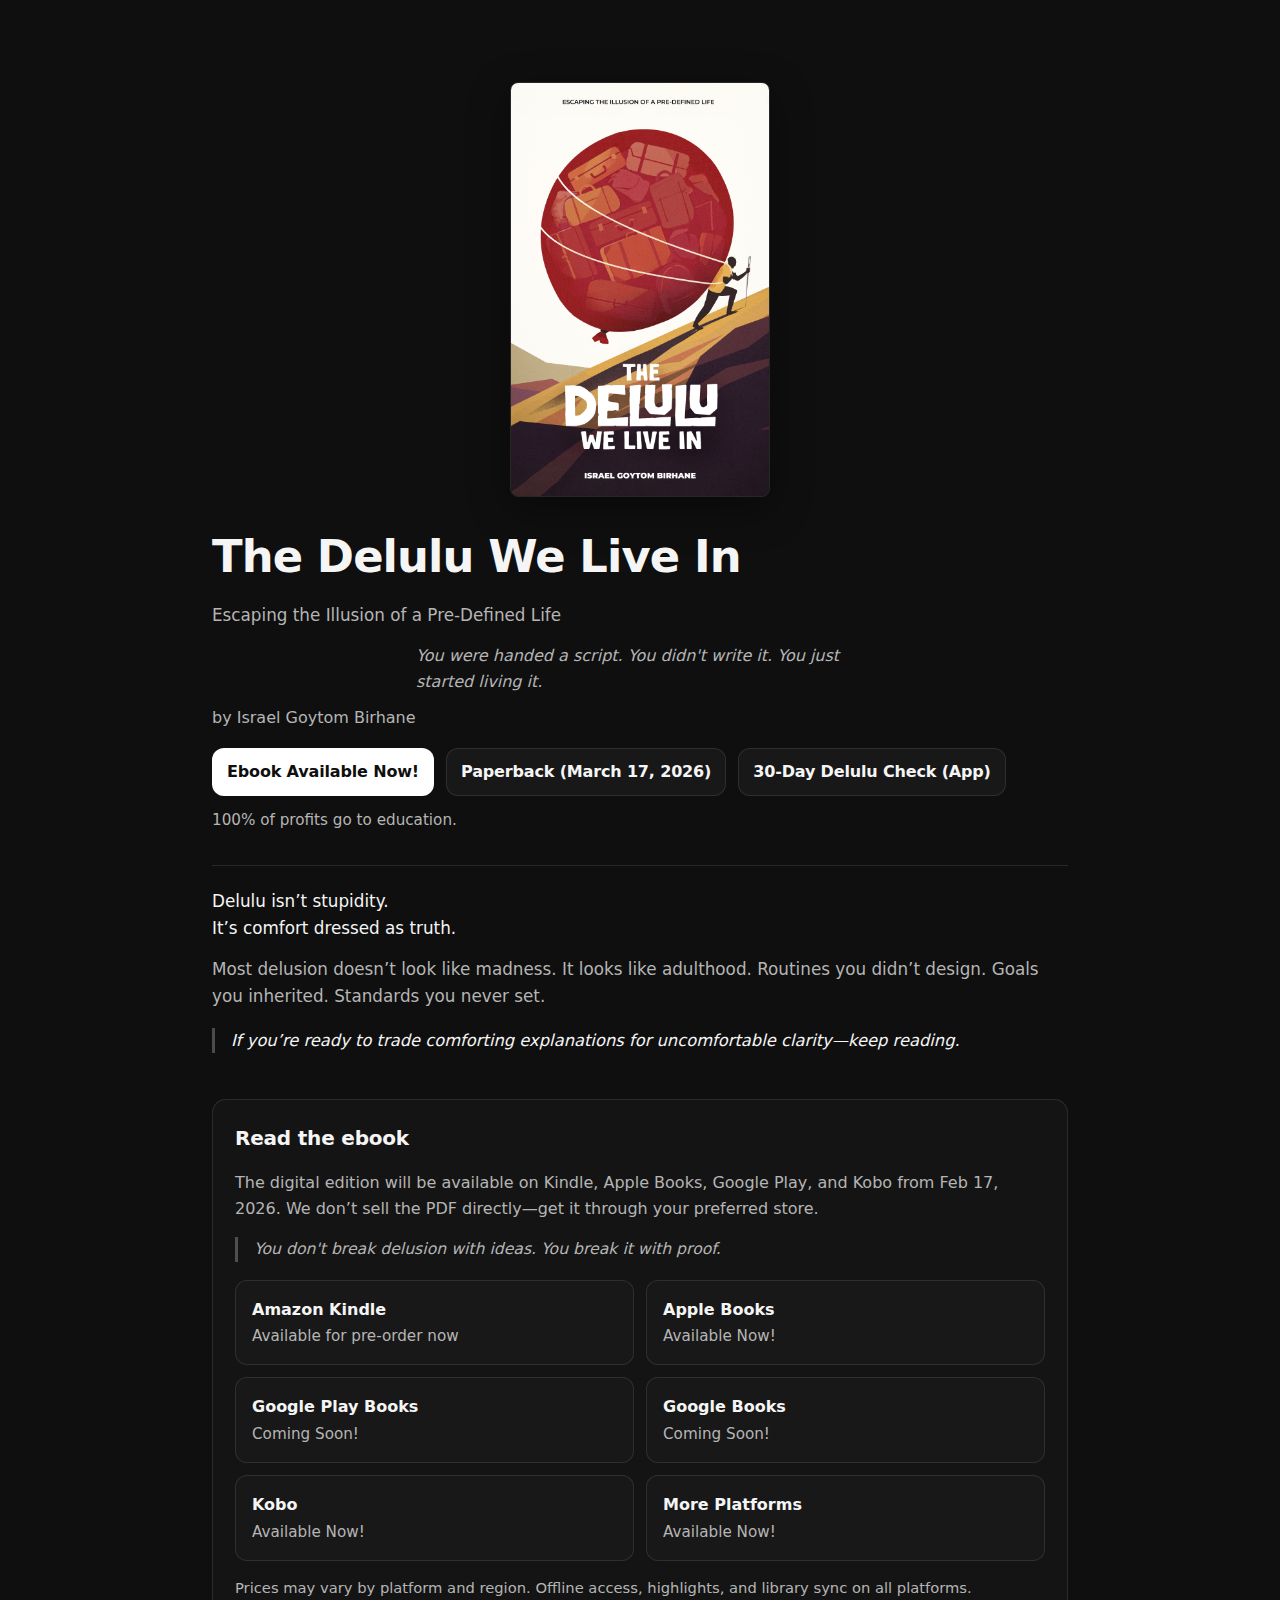
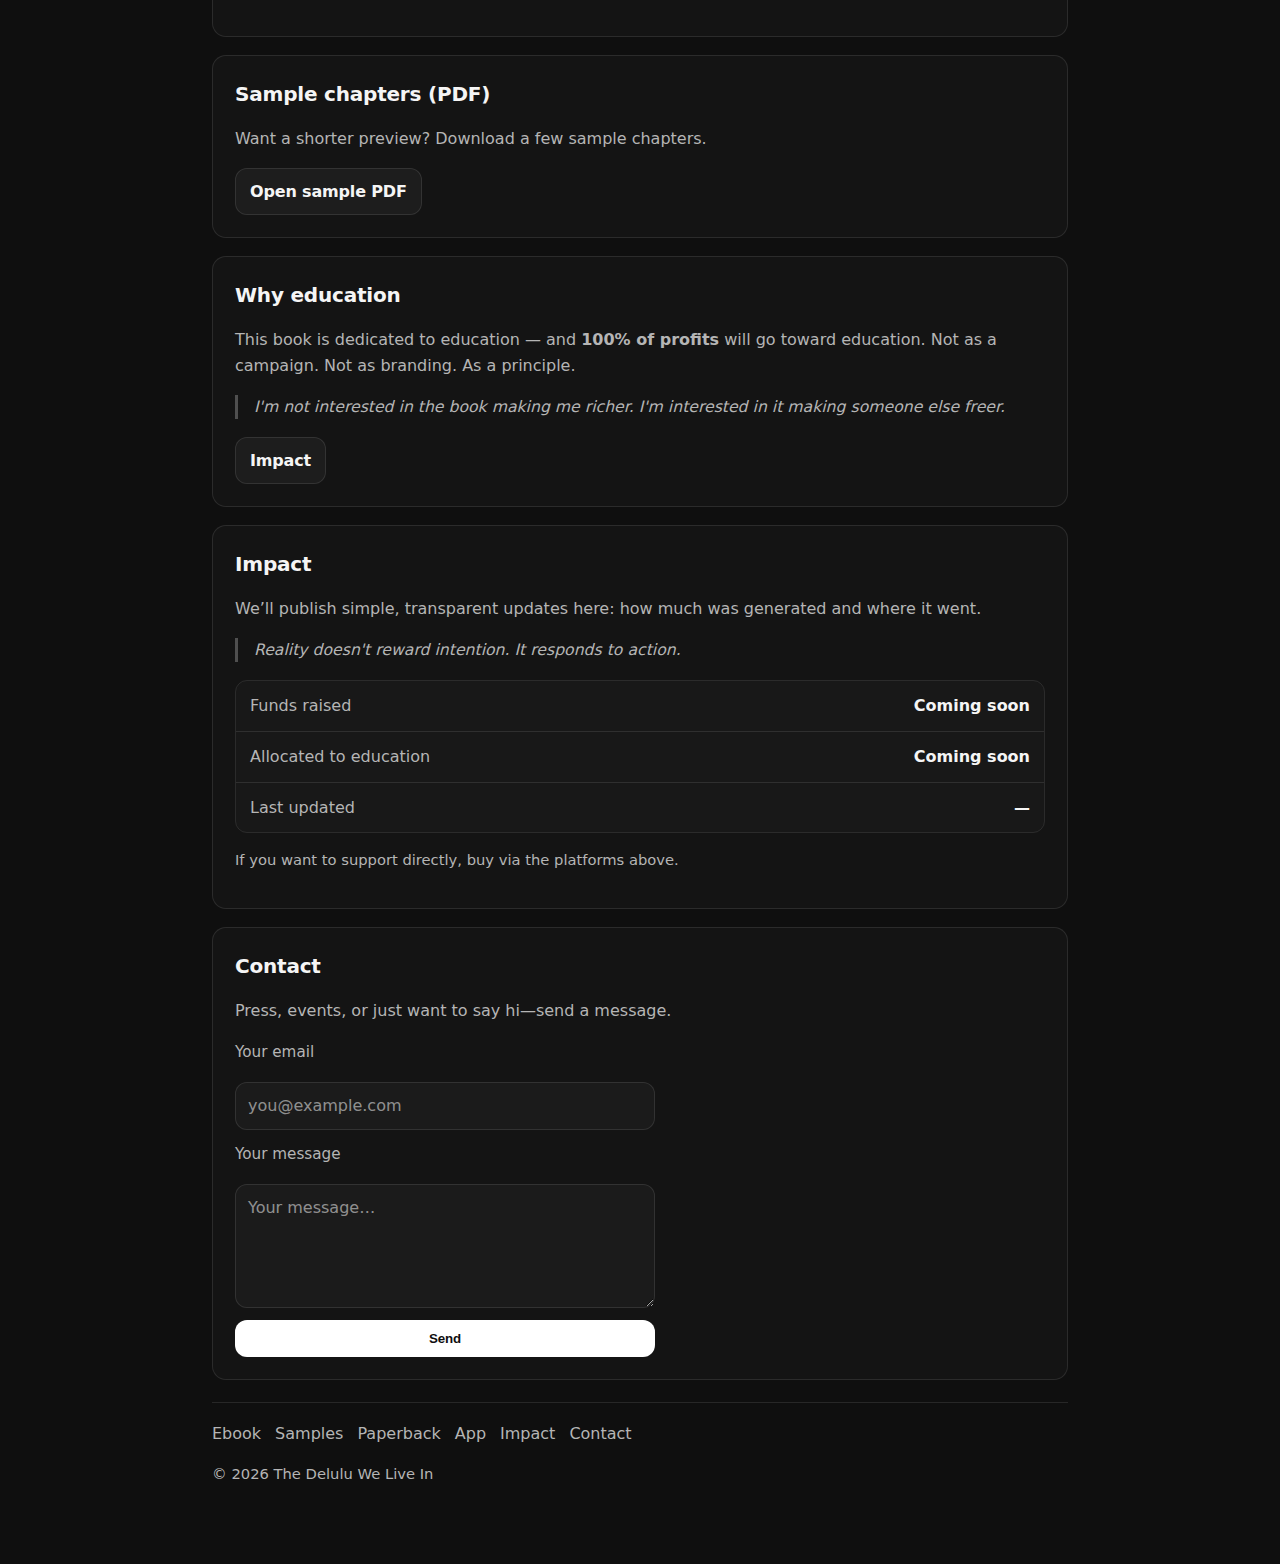
<file: index.html>
<!DOCTYPE html>
<html lang="en">
<head>
  <meta charset="UTF-8" />
  <meta name="viewport" content="width=device-width, initial-scale=1.0"/>
  <title>The Delulu We Live In</title>
  <meta name="description" content="The Delulu We Live In — a book about escaping the illusion of a pre-defined life. Ebook Feb 17, 2026. Paperback March 17, 2026." />
  <link rel="canonical" href="https://delulubook.com/" />

  <meta property="og:type" content="book" />
  <meta property="og:title" content="The Delulu We Live In" />
  <meta property="og:description" content="Escaping the Illusion of a Pre-Defined Life. 100% of profits go to education." />
  <meta property="og:image" content="https://delulubook.com/images/cover.jpg" />
  <meta property="og:url" content="https://delulubook.com/" />

  <meta name="twitter:card" content="summary_large_image" />
  <meta name="twitter:title" content="The Delulu We Live In" />
  <meta name="twitter:description" content="Escaping the Illusion of a Pre-Defined Life. 100% of profits go to education." />
  <meta name="twitter:image" content="https://delulubook.com/images/cover.jpg" />

  <script type="application/ld+json">
  {
    "@context": "https://schema.org",
    "@type": "Book",
    "name": "The Delulu We Live In",
    "author": {
      "@type": "Person",
      "name": "Israel Goytom Birhane"
    },
    "description": "A book about escaping the illusion of a pre-defined life.",
    "bookFormat": "https://schema.org/EBook",
    "datePublished": "2026-02-17",
    "image": "https://delulubook.com/images/cover.jpg",
    "inLanguage": "en"
  }
  </script>

  <link rel="stylesheet" href="style.css">
</head>
<body>

  <a class="skip-link" href="#read">Skip to content</a>

  <main class="container">

    <section class="hero">
      <img src="images/cover.jpg" alt="The Delulu We Live In — book cover" class="hero-cover" width="260" height="390" loading="eager" decoding="async" />
      <h1>The Delulu We Live In</h1>
      <p class="subtitle">Escaping the Illusion of a Pre-Defined Life</p>
      <p class="hero-teaser">You were handed a script. You didn't write it. You just started living it.</p>
      <p class="author">by Israel Goytom Birhane</p>

      <div class="hero-cta">
        <a class="btn btn-primary" href="#read">Ebook Available Now!</a>
        <a class="btn btn-secondary" href="https://www.amazon.ca/dp/B0GMYYN54Y" target="_blank" rel="noopener noreferrer">Paperback (March 17, 2026)</a>
        <a class="btn btn-secondary" href="app.html" target="_blank" rel="noopener noreferrer">30-Day Delulu Check (App)</a>
      </div>

      <p class="micro">
        100% of profits go to education.
      </p>
    </section>

    <section class="intro">
      <p>
        Delulu isn’t stupidity.<br/>
        It’s comfort dressed as truth.
      </p>
      <p class="intro-more">
        Most delusion doesn’t look like madness. It looks like adulthood. Routines you didn’t design. Goals you inherited. Standards you never set.
      </p>
      <blockquote class="pull-quote">
        If you’re ready to trade comforting explanations for uncomfortable clarity—keep reading.
      </blockquote>
    </section>

    <section id="read" class="panel">
      <h2>Read the ebook</h2>
      <p class="muted">
        The digital edition will be available on Kindle, Apple Books, Google Play, and Kobo from Feb 17, 2026. We don’t sell the PDF directly—get it through your preferred store.
      </p>
      <blockquote class="pull-quote panel-quote">
        You don't break delusion with ideas. You break it with proof.
      </blockquote>
      <div class="grid">
        <a class="card" href="https://www.amazon.ca/dp/B0GMYYN54Y" aria-label="Get on Kindle" aria-disabled="true">
          <div class="card-title">Amazon Kindle</div>
          <div class="card-meta">Available for pre-order now</div>
        </a>
        <a class="card" href="https://books.apple.com/us/book/the-delulu-we-live-in/id6759132239" aria-label="Get on Apple Books" aria-disabled="true">
          <div class="card-title">Apple Books</div>
          <div class="card-meta">Available Now!</div>
        </a>
        <a class="card" href="https://play.google.com/store/books/details?id=i1fBEQAAQBAJ" aria-label="Get on Google Play Books" aria-disabled="true">
          <div class="card-title">Google Play Books</div>
          <div class="card-meta">Coming Soon!</div>
        </a>
        <a class="card" href="https://books.google.ca/books/about?id=i1fBEQAAQBAJ" aria-label="Get on Google Books" aria-disabled="true">
          <div class="card-title">Google Books</div>
          <div class="card-meta">Coming Soon!</div>
        </a>
        <a class="card" href="https://www.kobo.com/ca/en/ebook/the-delulu-we-live-in" aria-label="Get on Kobo" aria-disabled="true">
          <div class="card-title">Kobo</div>
          <div class="card-meta">Available Now!</div>
        </a>
        <a class="card" href="https://books2read.com/u/4AZAV0" aria-label="Get on More Platforms" aria-disabled="true">
          <div class="card-title">More Platforms</div>
          <div class="card-meta">Available Now!</div>
        </a>
      </div>

      <p class="tiny muted">
        Prices may vary by platform and region. Offline access, highlights, and library sync on all platforms.
      </p>
    </section>

    <section id="samples" class="panel">
      <h2>Sample chapters (PDF)</h2>
      <p class="muted">
        Want a shorter preview? Download a few sample chapters.
      </p>

      <div class="actions">
        <a class="btn btn-secondary" href="samples/delulu-sample.pdf" target="_blank" rel="noopener">Open sample PDF</a>
      </div>
    </section>

   

    <section id="education" class="panel">
      <h2>Why education</h2>
      <p class="muted">
        This book is dedicated to education — and <strong>100% of profits</strong> will go toward education.
        Not as a campaign. Not as branding. As a principle.
      </p>
      <blockquote class="pull-quote panel-quote">
        I'm not interested in the book making me richer. I'm interested in it making someone else freer.
      </blockquote>
      <div class="actions">
        <a class="btn btn-secondary" href="#impact">Impact</a>
      </div>
    </section>

    <section id="impact" class="panel">
      <h2>Impact</h2>
      <p class="muted">
        We’ll publish simple, transparent updates here: how much was generated and where it went.
      </p>
      <blockquote class="pull-quote panel-quote">
        Reality doesn't reward intention. It responds to action.
      </blockquote>
      <div class="impact-box">
        <div class="impact-row">
          <span class="impact-label">Funds raised</span>
          <span class="impact-value">Coming soon</span>
        </div>
        <div class="impact-row">
          <span class="impact-label">Allocated to education</span>
          <span class="impact-value">Coming soon</span>
        </div>
        <div class="impact-row">
          <span class="impact-label">Last updated</span>
          <span class="impact-value">—</span>
        </div>
      </div>

      <p class="tiny muted">
        If you want to support directly, buy via the platforms above.
      </p>
    </section>

    <section id="contact" class="panel">
      <h2>Contact</h2>
      <p class="muted">
        Press, events, or just want to say hi—send a message.
      </p>
      <form class="site-form contact-form" action="https://formspree.io/f/mojnjoob" method="POST">
        <input type="hidden" name="source" value="delulubook.com-contact" />
        <input type="hidden" name="_subject" value="Contact — The Delulu We Live In" />
        <input type="hidden" name="_redirect" value="https://delulubook.com/thanks.html" />
        <input type="text" name="_gotcha" style="display:none" tabindex="-1" autocomplete="off" aria-hidden="true" />
        <label for="contact-email">Your email</label>
        <input id="contact-email" name="email" type="email" placeholder="you@example.com" required />
        <label for="contact-message">Your message</label>
        <textarea id="contact-message" name="message" rows="4" placeholder="Your message…" required></textarea>
        <button class="btn btn-primary" type="submit">Send</button>
      </form>
    </section>

    <footer class="footer">
      <div class="footer-links">
        <a href="#read">Ebook</a>
        <a href="#samples">Samples</a>
        <a href="#paperback">Paperback</a>
        <a href="app.html" target="_blank" rel="noopener noreferrer">App</a>
        <a href="#impact">Impact</a>
        <a href="#contact">Contact</a>
      </div>
      <p class="tiny muted">© <span id="year"></span> The Delulu We Live In</p>
    </footer>

  </main>

  <script>
    (function () {
      var start = 2026;
      var current = new Date().getFullYear();
      document.getElementById("year").textContent = current <= start ? start : start + "–" + current;
    })();
  </script>
</body>
</html>
</file>
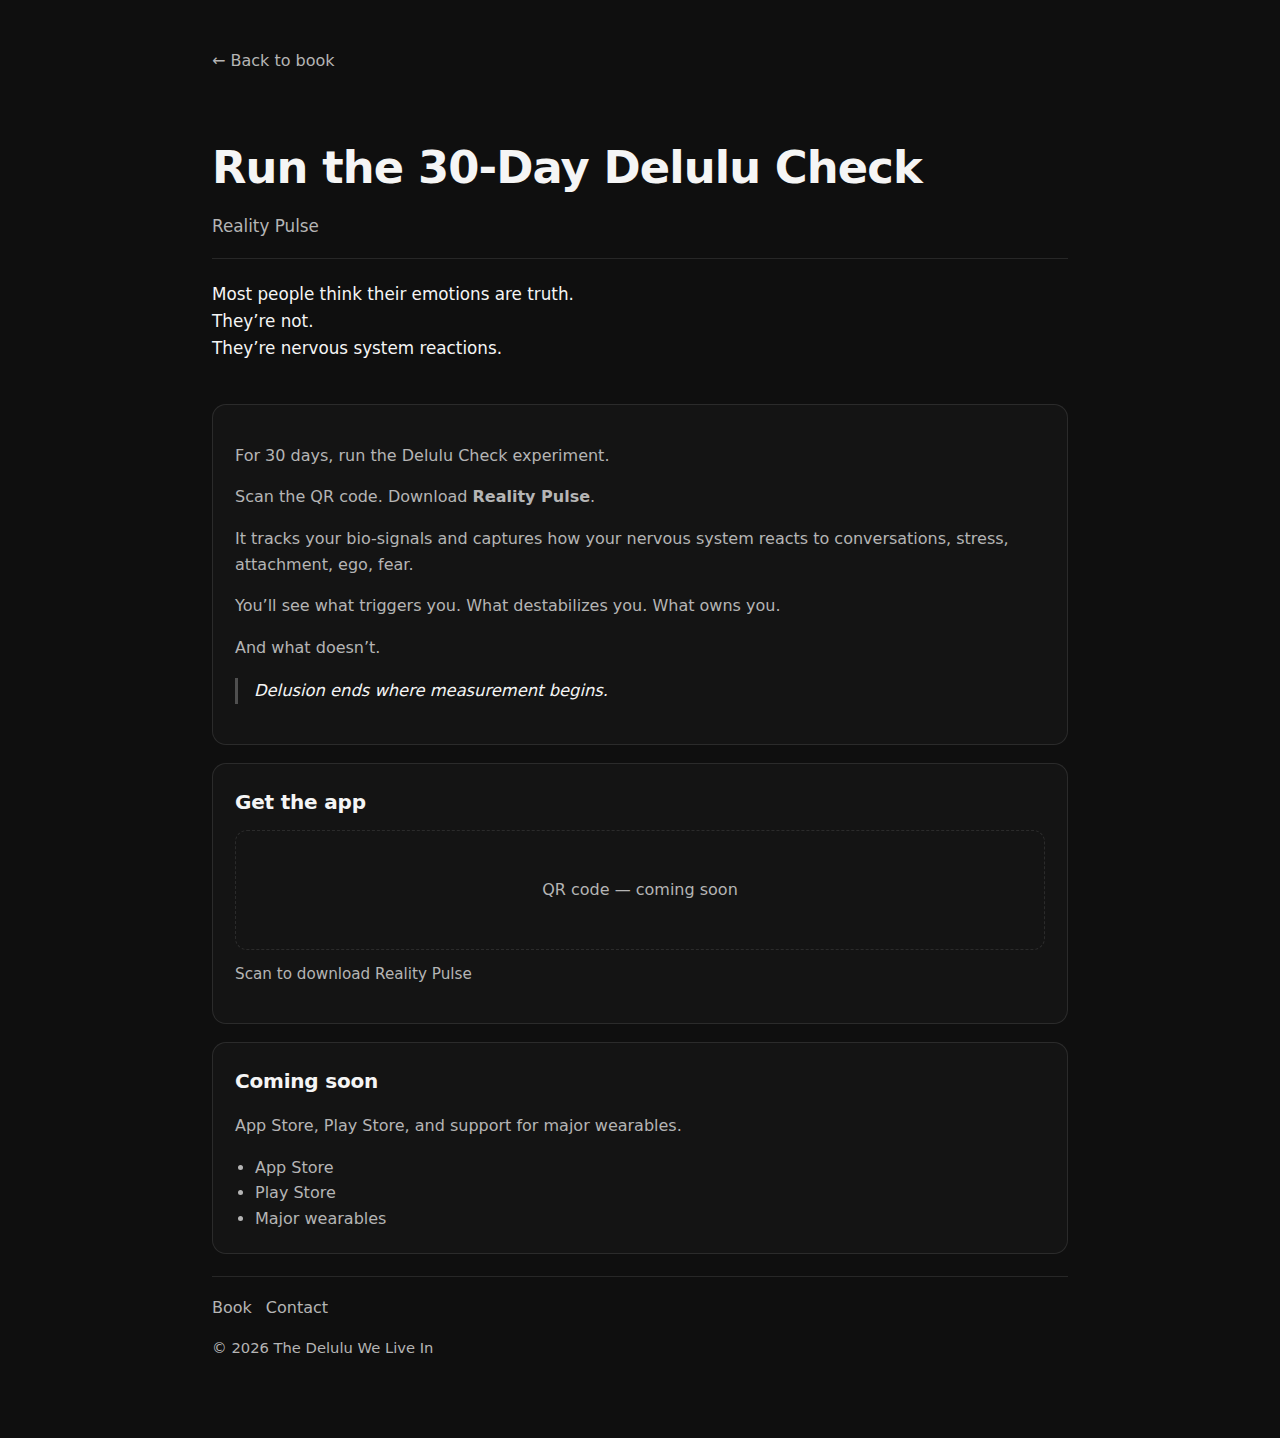
<file: app.html>
<!DOCTYPE html>
<html lang="en">
<head>
  <meta charset="UTF-8" />
  <meta name="viewport" content="width=device-width, initial-scale=1.0"/>
  <title>Reality Pulse — 30-Day Delulu Check | The Delulu We Live In</title>
  <meta name="description" content="Run the 30-Day Delulu Check. Reality Pulse tracks your bio-signals and shows how your nervous system reacts. Coming soon on App Store, Play Store &amp; wearables." />
  <link rel="canonical" href="https://delulubook.com/app/" />
  <link rel="stylesheet" href="style.css">
</head>
<body>

  <a class="skip-link" href="#main-content">Skip to content</a>

  <main id="main-content" class="container">
    <nav class="app-nav">
      <a href="./index.html" class="back-link">← Back to book</a>
    </nav>

    <section class="hero">
      <h1>Run the 30-Day Delulu Check</h1>
      <p class="subtitle">Reality Pulse</p>
    </section>

    <section class="intro">
      <p>
        Most people think their emotions are truth.<br/>
        They’re not.<br/>
        They’re nervous system reactions.
      </p>
    </section>

    <section class="panel">
      <p class="muted">
        For 30 days, run the Delulu Check experiment.
      </p>
      <p class="muted">
        Scan the QR code. Download <strong>Reality Pulse</strong>.
      </p>
      <p class="muted">
        It tracks your bio-signals and captures how your nervous system reacts to conversations, stress, attachment, ego, fear.
      </p>
      <p class="muted">
        You’ll see what triggers you. What destabilizes you. What owns you.
      </p>
      <p class="muted">
        And what doesn’t.
      </p>
      <blockquote class="pull-quote">
        Delusion ends where measurement begins.
      </blockquote>
    </section>

    <section class="panel">
      <h2>Get the app</h2>
      <div class="qr-placeholder">
        <!-- Add your QR code as images/app-qr.png then uncomment: -->
        <!-- <img src="../images/app-qr.png" alt="Scan to download Reality Pulse" width="200" height="200" /> -->
        <p class="muted">QR code — coming soon</p>
      </div>
      <p class="micro">Scan to download Reality Pulse</p>
    </section>

    <section class="panel">
      <h2>Coming soon</h2>
      <p class="muted">
        App Store, Play Store, and support for major wearables.
      </p>
      <ul class="coming-soon-list">
        <li>App Store</li>
        <li>Play Store</li>
        <li>Major wearables</li>
      </ul>
    </section>

    <footer class="footer">
      <div class="footer-links">
        <a href="../index.html">Book</a>
        <a href="../index.html#contact">Contact</a>
      </div>
      <p class="tiny muted">© <span id="year"></span> The Delulu We Live In</p>
    </footer>
  </main>

  <script>
    document.getElementById("year").textContent = new Date().getFullYear();
  </script>
</body>
</html>
</file>
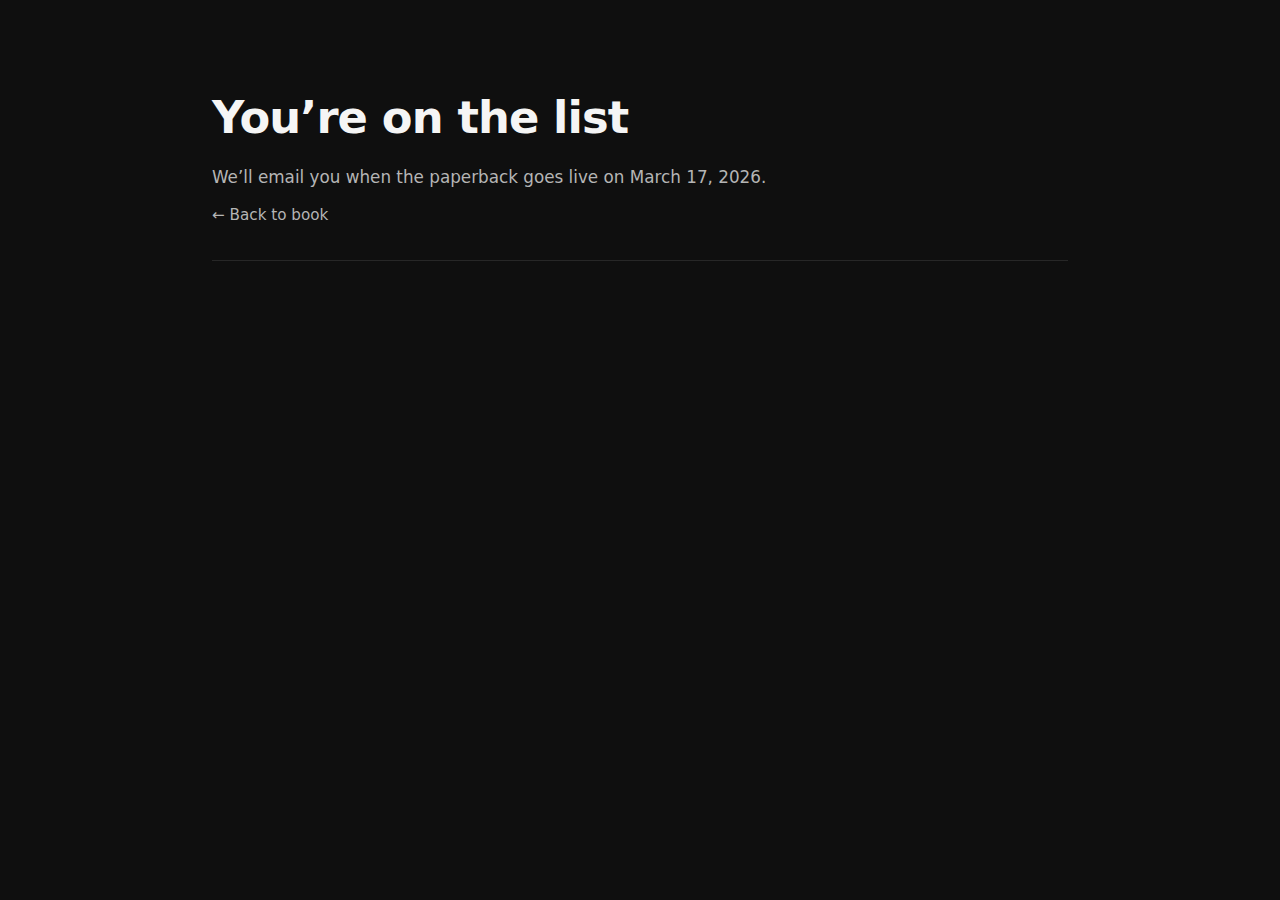
<file: thanks.html>
<!DOCTYPE html>
<html lang="en">
<head>
  <meta charset="UTF-8" />
  <meta name="viewport" content="width=device-width, initial-scale=1.0"/>
  <title>Thanks — The Delulu We Live In</title>
  <link rel="stylesheet" href="style.css">
</head>
<body>

  <main id="main-content" class="container">
    <section class="hero">
      <h1>You’re on the list</h1>
      <p class="subtitle">We’ll email you when the paperback goes live on March 17, 2026.</p>
      <p class="micro">
        <a href="index.html" class="back-link">← Back to book</a>
      </p>
    </section>
  </main>

</body>
</html>
</file>
<file: style.css>
:root {
  --bg: #0f0f0f;
  --panel: #141414;
  --fg: #f5f5f5;
  --muted: #b5b5b5;
  --border: rgba(255,255,255,0.10);
  --accent: #ffffff;
}

* { box-sizing: border-box; }

html { scroll-behavior: smooth; }

.skip-link {
  position: absolute;
  top: -100px;
  left: 0;
  padding: 10px 16px;
  background: var(--fg);
  color: var(--bg);
  font-weight: 600;
  text-decoration: none;
  z-index: 100;
  transition: top 0.2s ease;
}

.skip-link:focus {
  top: 0;
}

body {
  margin: 0;
  background: var(--bg);
  color: var(--fg);
  font-family: system-ui, -apple-system, BlinkMacSystemFont, "Segoe UI", Roboto, sans-serif;
  line-height: 1.6;
}

.container {
  max-width: 900px;
  margin: 0 auto;
  padding: 48px 22px 64px;
}

.hero {
  padding: 34px 0 18px;
  border-bottom: 1px solid var(--border);
}

.hero-cover {
  display: block;
  width: 100%;
  max-width: 260px;
  height: auto;
  margin: 0 auto 24px;
  border-radius: 8px;
  border: 1px solid var(--border);
  box-shadow: 0 12px 40px rgba(0, 0, 0, 0.4);
}

h1 {
  margin: 0 0 10px;
  font-size: clamp(2.1rem, 3.5vw, 3rem);
  letter-spacing: -0.02em;
}

.subtitle {
  margin: 0;
  font-size: 1.05rem;
  color: var(--muted);
}

.hero-teaser {
  margin: 14px auto 0;
  font-size: 1rem;
  color: var(--muted);
  font-style: italic;
  max-width: 28em;
}

.author {
  margin: 10px 0 0;
  color: var(--muted);
}

.hero-cta {
  display: flex;
  gap: 12px;
  flex-wrap: wrap;
  margin-top: 18px;
}

.micro {
  margin-top: 12px;
  color: var(--muted);
  font-size: 0.95rem;
}

.intro {
  padding: 22px 0 10px;
}

.intro p {
  margin: 0 0 14px;
  font-size: 1.05rem;
}

.intro-more {
  color: var(--muted);
  font-size: 1rem;
}

.pull-quote {
  margin: 18px 0;
  padding: 0 0 0 16px;
  border-left: 3px solid rgba(255, 255, 255, 0.25);
  font-style: italic;
  color: var(--fg);
  font-size: 1.02rem;
  line-height: 1.55;
}

.pull-quote.panel-quote {
  margin: 14px 0 18px;
  font-size: 0.98rem;
  color: var(--muted);
}

.panel {
  margin-top: 18px;
  padding: 22px;
  background: var(--panel);
  border: 1px solid var(--border);
  border-radius: 14px;
}

.panel h2 {
  margin: 0 0 10px;
  font-size: 1.25rem;
  letter-spacing: -0.01em;
}

.panel h3 {
  margin: 0 0 8px;
  font-size: 1.1rem;
  letter-spacing: -0.01em;
}

.panel-divider {
  margin: 22px 0;
  border: 0;
  border-top: 1px solid var(--border);
}

.muted { color: var(--muted); }
.tiny { font-size: 0.92rem; }
.actions { margin-top: 12px; }

.grid {
  display: grid;
  grid-template-columns: repeat(2, minmax(0, 1fr));
  gap: 12px;
  margin-top: 14px;
}

@media (max-width: 680px) {
  .grid { grid-template-columns: 1fr; }
}

.card {
  display: block;
  padding: 16px;
  border-radius: 12px;
  border: 1px solid var(--border);
  background: rgba(255,255,255,0.02);
  text-decoration: none;
  color: var(--fg);
  transition: transform 120ms ease, background 120ms ease, border-color 120ms ease;
}

.card:hover {
  transform: translateY(-1px);
  background: rgba(255,255,255,0.04);
  border-color: rgba(255,255,255,0.18);
}

.card-title {
  font-weight: 600;
  margin-bottom: 2px;
}

.card-meta {
  color: var(--muted);
  font-size: 0.95rem;
}

.btn {
  display: inline-flex;
  align-items: center;
  justify-content: center;
  padding: 10px 14px;
  border-radius: 12px;
  border: 1px solid var(--border);
  text-decoration: none;
  color: var(--fg);
  font-weight: 600;
  letter-spacing: -0.01em;
  cursor: pointer;
  background: rgba(255,255,255,0.03);
}

.btn:hover {
  border-color: rgba(255,255,255,0.20);
  background: rgba(255,255,255,0.05);
}

.btn-primary {
  background: var(--accent);
  color: #0f0f0f;
  border-color: rgba(255,255,255,0.35);
}

.btn-primary:hover {
  background: rgba(255,255,255,0.92);
}

.btn-secondary {
  background: rgba(255,255,255,0.04);
}

.site-form label {
  display: block;
  margin-bottom: 6px;
  font-size: 0.95rem;
  color: var(--muted);
}

.notify-form {
  display: flex;
  gap: 10px;
  flex-wrap: wrap;
  align-items: flex-end;
  margin-top: 12px;
}

.notify-form label { margin-bottom: 0; margin-right: 0; }

.notify-form input[type="email"] {
  flex: 1 1 260px;
  padding: 10px 12px;
  border-radius: 12px;
  border: 1px solid var(--border);
  background: rgba(255,255,255,0.03);
  color: var(--fg);
  outline: none;
}

.notify-form input[type="email"]::placeholder {
  color: rgba(245,245,245,0.55);
}

.notify-form input[type="email"]:focus {
  border-color: rgba(255,255,255,0.25);
}

.contact-form {
  display: flex;
  flex-direction: column;
  gap: 12px;
  max-width: 420px;
  margin-top: 12px;
}

.contact-form input[type="email"],
.contact-form textarea {
  width: 100%;
  padding: 10px 12px;
  border-radius: 12px;
  border: 1px solid var(--border);
  background: rgba(255,255,255,0.03);
  color: var(--fg);
  font: inherit;
  outline: none;
  resize: vertical;
}

.contact-form textarea {
  min-height: 100px;
}

.contact-form input[type="email"]::placeholder,
.contact-form textarea::placeholder {
  color: rgba(245,245,245,0.55);
}

.contact-form input[type="email"]:focus,
.contact-form textarea:focus {
  border-color: rgba(255,255,255,0.25);
}

.impact-box {
  margin-top: 12px;
  border: 1px solid var(--border);
  border-radius: 12px;
  overflow: hidden;
}

.impact-row {
  display: flex;
  justify-content: space-between;
  gap: 14px;
  padding: 12px 14px;
  background: rgba(255,255,255,0.02);
  border-top: 1px solid var(--border);
}

.impact-row:first-child { border-top: 0; }

.impact-label { color: var(--muted); }
.impact-value { font-weight: 600; }

.footer {
  margin-top: 22px;
  padding-top: 18px;
  border-top: 1px solid var(--border);
}

.footer-links {
  display: flex;
  gap: 14px;
  flex-wrap: wrap;
  margin-bottom: 10px;
}

.footer a {
  color: var(--muted);
  text-decoration: none;
}

.footer a:hover { color: var(--fg); }

.back-link {
  color: var(--muted);
  text-decoration: none;
}

.back-link:hover { color: var(--fg); }

.app-nav {
  margin-bottom: 24px;
}

.qr-placeholder {
  min-height: 120px;
  display: flex;
  align-items: center;
  justify-content: center;
  padding: 24px;
  border: 1px dashed var(--border);
  border-radius: 12px;
  margin: 12px 0;
}

.qr-placeholder img {
  display: block;
}

.coming-soon-list {
  margin: 12px 0 0;
  padding-left: 1.25em;
  color: var(--muted);
}

.sr-only {
  position: absolute;
  width: 1px;
  height: 1px;
  padding: 0;
  margin: -1px;
  overflow: hidden;
  clip: rect(0,0,0,0);
  white-space: nowrap;
  border: 0;
}
</file>
